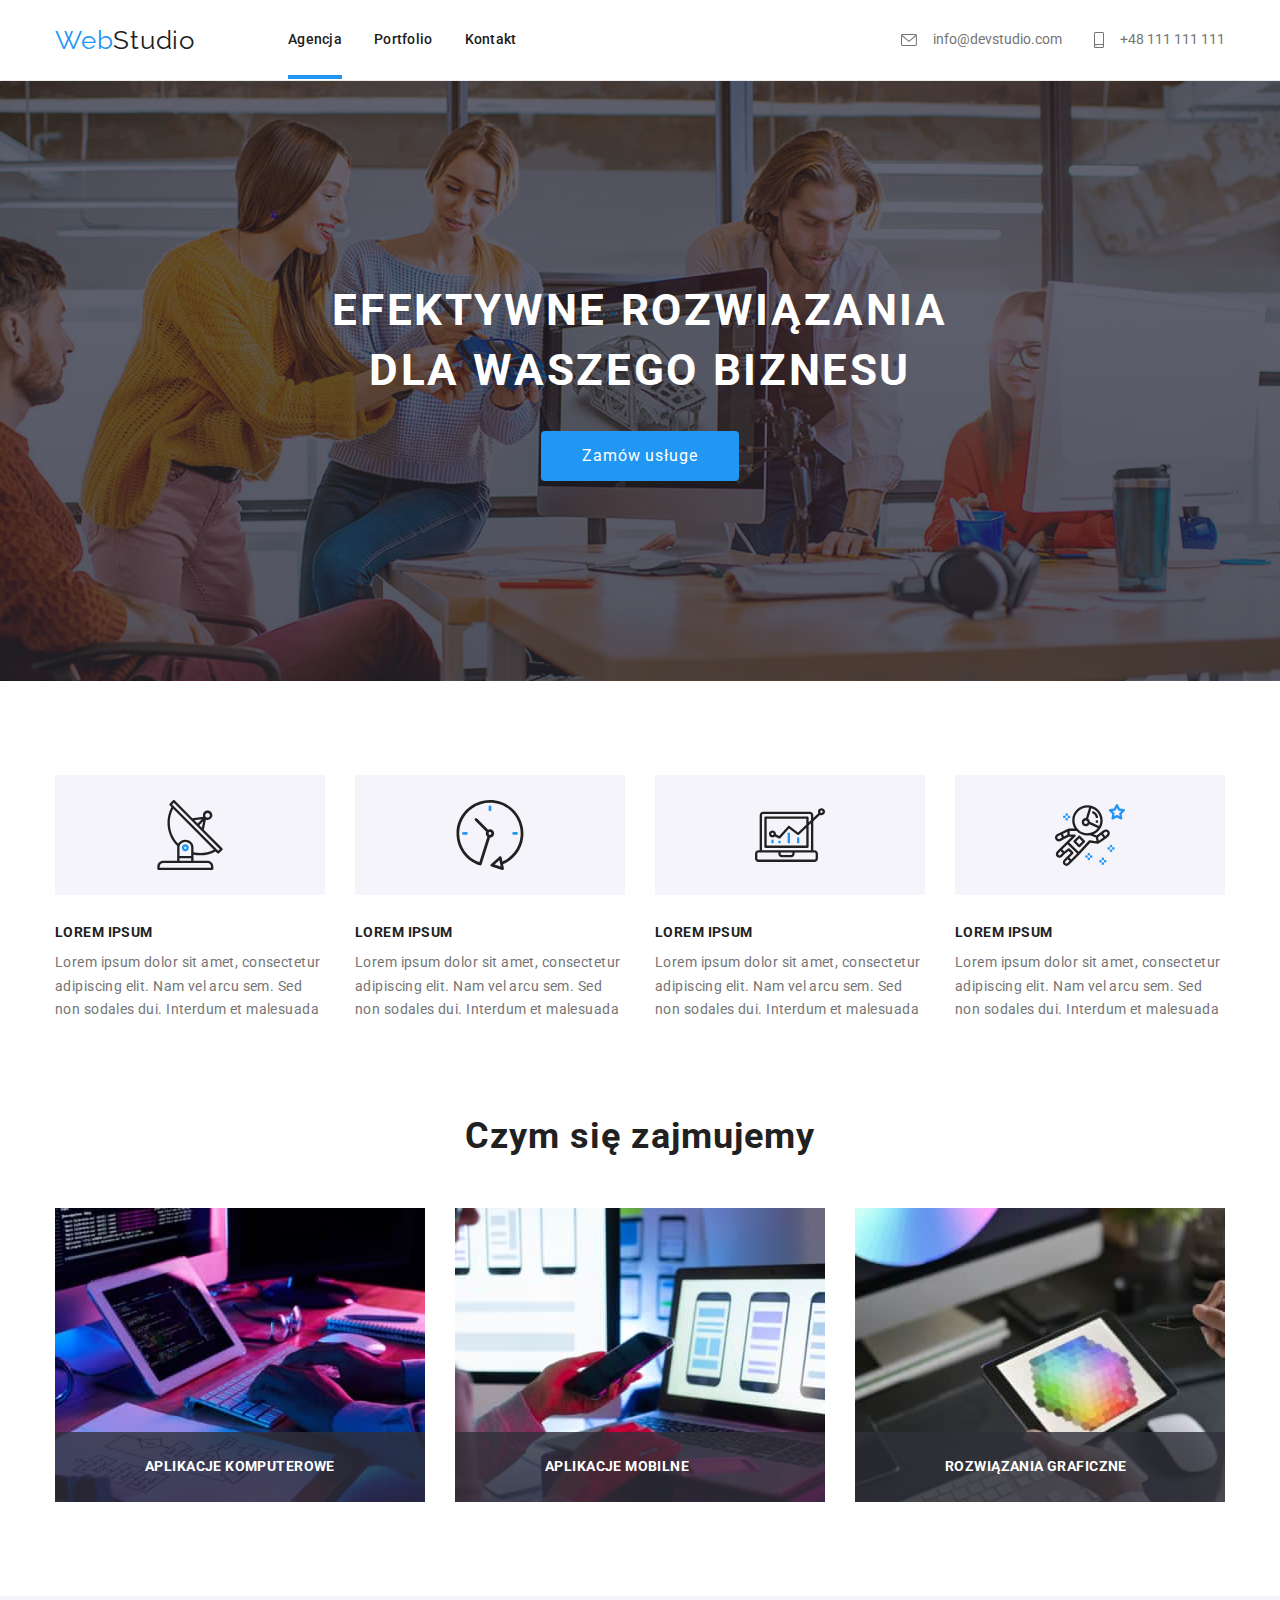
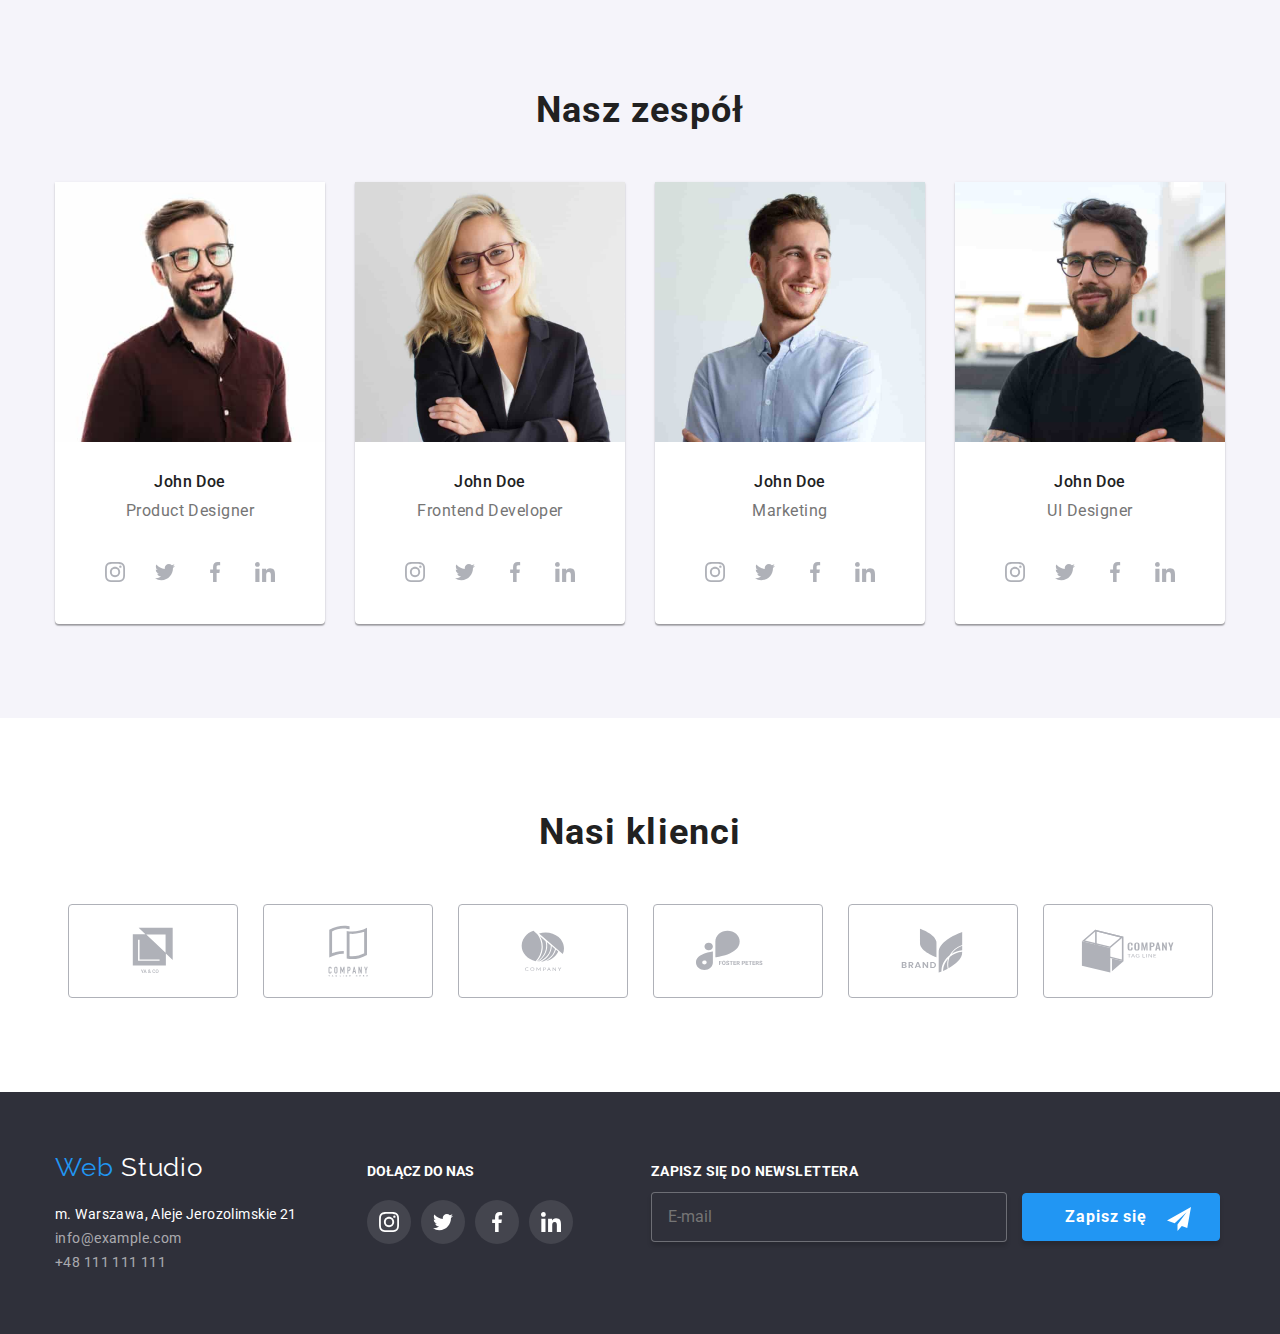
<file: index.html>
<!DOCTYPE html>
<html lang="pl">
  <head>
    <meta charset="UTF-8" />
    <meta http-equiv="X-UA-Compatible" content="IE=edge" />
    <meta name="viewport" content="width=device-width, initial-scale=1.0" />
    <link
      rel="stylesheet"
      href="https://cdnjs.cloudflare.com/ajax/libs/modern-normalize/1.1.0/modern-normalize.min.css"
    />
    <link href="./css/styles.css" rel="stylesheet" />
    <link rel="preconnect" href="https://fonts.googleapis.com" />
    <link rel="preconnect" href="https://fonts.gstatic.com" crossorigin />
    <link
      href="https://fonts.googleapis.com/css2?family=Raleway:wght@700&family=Roboto:wght@400;500;700;900&display=swap"
      rel="stylesheet"
    />
    <title>WebStudio</title>
  </head>
  <body>
    <header class="header">
      <div class="container">
        <div class="header-index">
          <nav class="nav">
            <a class="logo-link" href="index.html"
              ><span class="logo"
                ><span class="logo-web">Web</span>Studio</span
              ></a
            >
            <ul class="header-navigation-section">
              <li>
                <a class="header-navigation agencja" href="index.html"
                  >Agencja</a
                >
              </li>
              <li>
                <a class="header-navigation" href="portfolio.html">Portfolio</a>
              </li>
              <li><a class="header-navigation" href="#">Kontakt</a></li>
            </ul>
          </nav>
          <ul class="top-mail-tel">
            <li>
              <a class="top-mail-tel-mail" href="mailto:info@devstudio.com">
                <svg class="icon-mail" width="16" height="12">
                  <use href="./images/icons.svg#icon-envelope"></use>
                </svg>
                info@devstudio.com</a
              >
            </li>
            <li>
              <a class="top-mail-tel-tel" href="tel:+48111111111">
                <svg class="icon-mail" width="10" height="16">
                  <use href="./images/icons.svg#icon-smartphone-2"></use>
                </svg>
                +48 111 111 111</a
              >
            </li>
          </ul>
        </div>
      </div>
    </header>
    <main>
      <section class="title-background">
        <div class="container">
          <h1 class="main-title">EFEKTYWNE ROZWIĄZANIA DLA WASZEGO BIZNESU</h1>
          <button class="modal-btn" type="button" data-modal-open>
            Zamów usługe
          </button>
        </div>
      </section>
      <section>
        <div class="container">
          <ul class="description">
            <!-- <h2>Opis</h2> -->
            <li class="third-title">
              <svg class="icons" width="70" height="70">
                <use href="./images/icons.svg#icon-antenna-1"></use>
              </svg>
              <h3>LOREM IPSUM</h3>
              <p class="description-text">
                Lorem ipsum dolor sit amet, consectetur adipiscing elit. Nam vel
                arcu sem. Sed non sodales dui. Interdum et malesuada
              </p>
            </li>
            <li class="third-title">
              <svg class="icons" width="70" height="70">
                <use href="./images/icons.svg#icon-clock-1"></use>
              </svg>
              <h3>LOREM IPSUM</h3>
              <p class="description-text">
                Lorem ipsum dolor sit amet, consectetur adipiscing elit. Nam vel
                arcu sem. Sed non sodales dui. Interdum et malesuada
              </p>
            </li>
            <li class="third-title">
              <svg class="icons" width="70" height="70">
                <use href="./images/icons.svg#icon-diagram-1"></use>
              </svg>
              <h3>LOREM IPSUM</h3>
              <p class="description-text">
                Lorem ipsum dolor sit amet, consectetur adipiscing elit. Nam vel
                arcu sem. Sed non sodales dui. Interdum et malesuada
              </p>
            </li>
            <li class="third-title">
              <svg class="icons" width="70" height="70">
                <use href="./images/icons.svg#icon-astronaut-1"></use>
              </svg>
              <h3>LOREM IPSUM</h3>
              <p class="description-text">
                Lorem ipsum dolor sit amet, consectetur adipiscing elit. Nam vel
                arcu sem. Sed non sodales dui. Interdum et malesuada
              </p>
            </li>
          </ul>
        </div>
      </section>
      <section class="container">
        <h2 class="secondary-title">Czym się zajmujemy</h2>
        <ul class="container-images">
          <li>
            <h3 class="container-description">APLIKACJE KOMPUTEROWE</h3>
            <img
              class="container-image"
              src="images/img_1.jpg"
              alt="kartka z mapą procesu, mezczyna piszacy na klawiaturze,tablet, monitor"
              width="370"
              height="294"
            />
          </li>
          <li>
            <h3 class="container-description">APLIKACJE MOBILNE</h3>
            <img
              class="container-image"
              src="images/img_2.jpg"
              alt="kobieta trzymajaca smartfon, laptop"
              width="370"
              height="294"
            />
          </li>
          <li>
            <h3 class="container-description">ROZWIĄZANIA GRAFICZNE</h3>
            <img
             title class="container-image"
              src="images/img_3.jpg"
              alt="wybór kolorów na tablecie"
              width="370"
              height="294"
            />
          </li>
        </ul>
      </section>
      <section class="our-team-section">
        <div class="container">
          <h2 class="secondary-title">Nasz zespół</h2>
          <ul class="container-our-team">
            <li class="our-team-frame">
              <img
                src="images/img_4.jpg"
                alt="John Doe"
                width="270"
                height="260"
              />
              <h3 class="our-team">John Doe</h3>
              <p class="position">Product Designer</p>
              <ul class="social-list">
                <li>
                  <a
                    class="social-list-link"
                    href="https://www.instagram.com/"
                    target="_blank"
                    rel="nofollow noopener noreferrer"
                  >
                    <svg class="social-icon" width="20" height="20">
                      <use
                        href="./images/icons.svg#icon-instagram-2"
                      ></use></svg></a>
                </li>
                <li>
                  <a
                    class="social-list-link"
                    href="https://twitter.com/"
                    target="_blank"
                    rel="nofollow noopener noreferrer"
                    ><svg class="social-icon" width="20" height="20">
                      <use href="./images/icons.svg#icon-twitter-1"></use></svg></a>
                </li>
                <li>
                  <a
                    class="social-list-link"
                    href="https://www.facebook.com/"
                    target="_blank"
                    rel="nofollow noopener noreferrer"
                    ><svg class="social-icon" width="20" height="20">
                      <use href="./images/icons.svg#icon-facebook-1"></use></svg></a>
                </li>
                <li>
                  <a
                    class="social-list-link"
                    href="https://www.linkedin.com/"
                    target="_blank"
                    rel="nofollow noopener noreferrer"
                    ><svg class="social-icon" width="20" height="20">
                      <use href="./images/icons.svg#icon-linkedin-1"></use></svg></a>
                </li>
              </ul>
            </li>
            <li class="our-team-frame">
              <img
                src="images/img_5.jpg"
                alt="John Doe"
                width="270"
                height="260"
              />
              <h3 class="our-team">John Doe</h3>
              <p class="position">Frontend Developer</p>
              <ul class="social-list">
                <li>
                  <a
                    class="social-list-link"
                    href="https://www.instagram.com/"
                    target="_blank"
                    rel="nofollow noopener noreferrer"
                  >
                    <svg class="social-icon" width="20" height="20">
                      <use
                        href="./images/icons.svg#icon-instagram-2"
                      ></use></svg></a>
                </li>
                <li>
                  <a
                    class="social-list-link"
                    href="https://twitter.com/"
                    target="_blank"
                    rel="nofollow noopener noreferrer"
                    ><svg class="social-icon" width="20" height="20">
                      <use href="./images/icons.svg#icon-twitter-1"></use></svg                  ></a>
                </li>
                <li>
                  <a
                    class="social-list-link"
                    href="https://www.facebook.com/"
                    target="_blank"
                    rel="nofollow noopener noreferrer"
                    ><svg class="social-icon" width="20" height="20">
                      <use href="./images/icons.svg#icon-facebook-1"></use></svg                  ></a>
                </li>
                <li>
                  <a
                    class="social-list-link"
                    href="https://www.linkedin.com/"
                    target="_blank"
                    rel="nofollow noopener noreferrer"
                    ><svg class="social-icon" width="20" height="20">
                      <use href="./images/icons.svg#icon-linkedin-1"></use></svg                  ></a>
                </li>
              </ul>
            </li>
            <li class="our-team-frame">
              <img
                src="images/img_6.jpg"
                alt="John Doe"
                width="270"
                height="260"
              />
              <h3 class="our-team">John Doe</h3>
              <p class="position">Marketing</p>
              <ul class="social-list">
                <li>
                  <a
                    class="social-list-link"
                    href="https://www.instagram.com/"
                    target="_blank"
                    rel="nofollow noopener noreferrer"
                  >
                    <svg class="social-icon" width="20" height="20">
                      <use
                        href="./images/icons.svg#icon-instagram-2"
                      ></use></svg                  ></a>
                </li>
                <li>
                  <a
                    class="social-list-link"
                    href="https://twitter.com/"
                    target="_blank"
                    rel="nofollow noopener noreferrer"
                    ><svg class="social-icon" width="20" height="20">
                      <use href="./images/icons.svg#icon-twitter-1"></use></svg                  ></a>
                </li>
                <li>
                  <a
                    class="social-list-link"
                    href="https://www.facebook.com/"
                    target="_blank"
                    rel="nofollow noopener noreferrer"
                    ><svg class="social-icon" width="20" height="20">
                      <use href="./images/icons.svg#icon-facebook-1"></use></svg                  ></a>
                </li>
                <li>
                  <a
                    class="social-list-link"
                    href="https://www.linkedin.com/"
                    target="_blank"
                    rel="nofollow noopener noreferrer"
                    ><svg class="social-icon" width="20" height="20">
                      <use href="./images/icons.svg#icon-linkedin-1"></use></svg                  ></a>
                </li>
              </ul>
            </li>
            <li class="our-team-frame">
              <img
                src="images/img_7.jpg"
                alt="John Doe"
                width="270"
                height="260"
              />
              <h3 class="our-team">John Doe</h3>
              <p class="position">UI Designer</p>
              <ul class="social-list">
                <li>
                  <a
                    class="social-list-link"
                    href="https://www.instagram.com/"
                    target="_blank"
                    rel="nofollow noopener noreferrer"
                  >
                    <svg class="social-icon" width="20" height="20">
                      <use
                        href="./images/icons.svg#icon-instagram-2"
                      ></use></svg                  ></a>
                </li>
                <li>
                  <a
                    class="social-list-link"
                    href="https://twitter.com/"
                    target="_blank"
                    rel="nofollow noopener noreferrer"
                    ><svg class="social-icon" width="20" height="20">
                      <use href="./images/icons.svg#icon-twitter-1"></use></svg                  ></a>
                </li>
                <li>
                  <a
                    class="social-list-link"
                    href="https://www.facebook.com/"
                    target="_blank"
                    rel="nofollow noopener noreferrer"
                    ><svg class="social-icon" width="20" height="20">
                      <use href="./images/icons.svg#icon-facebook-1"></use></svg                  ></a>
                </li>
                <li>
                  <a
                    class="social-list-link"
                    href="https://www.linkedin.com/"
                    target="_blank"
                    rel="nofollow noopener noreferrer"
                    ><svg class="social-icon" width="20" height="20">
                      <use href="./images/icons.svg#icon-linkedin-1"></use></svg                  ></a>
                </li>
              </ul>
            </li>
          </ul>
        </div>
      </section>
      <section class="our-clients-section">
        <div class="container">
          <h2 class="secondary-title">Nasi klienci</h2>
          <ul class="our-clients">
            <li class="our-clients-icon">
              <a href="#" class="client-icon-link">
                <svg class="client-icon-svg" width="41" height="46.7">
                  <use href="./images/icons.svg#icon-group-2"></use></svg              ></a>
            </li>
            <li class="our-clients-icon">
              <a href="#" class="client-icon-link"
                ><svg class="client-icon-svg" width="40" height="52">
                  <use href="./images/icons.svg#icon-group-3"></use></svg              ></a>
            </li>
            <li class="our-clients-icon">
              <a href="#" class="client-icon-link"
                ><svg class="client-icon-svg" width="43.46" height="41.18">
                  <use href="./images/icons.svg#icon-group-4"></use></svg              ></a>
            </li>
            <li class="our-clients-icon">
              <a href="#" class="client-icon-link"
                ><svg class="client-icon-svg" width="84.44" height="40.62">
                  <use href="./images/icons.svg#icon-group-5"></use></svg              ></a>
            </li>
            <li class="our-clients-icon">
              <a href="#" class="client-icon-link"
                ><svg class="client-icon-svg" width="62.54" height="45.43">
                  <use href="./images/icons.svg#icon-group-6"></use></svg              ></a>
            </li>
            <li class="our-clients-icon">
              <a href="#" class="client-icon-link"
                ><svg class="client-icon-svg" width="93.79" height="43.93">
                  <use href="./images/icons.svg#icon-group-7"></use></svg              ></a>
            </li>
          </ul>
        </div>
      </section>
    </main>
    <footer class="footer-background">
      <div class="container">
        <div class="footer-box">
          <div class="logo-address">
            <a class="logo-link" href="index.html">
              <span class="logo">
                <span class="logo-web">Web</span>
                <span class="logo-studio">Studio</span>
              </span>
            </a>
            <address>
              m. Warszawa, Aleje Jerozolimskie 21
              <ul class="bottom-mail-tel">
                <li>
                  <a class="bottom-mail-tel" href="mailto:info@example.com"
                    >info@example.com</a
                  >
                </li>
                <li>
                  <a class="bottom-mail-tel" href="tel:+48111111111"
                    >+48 111 111 111</a
                  >
                </li>
              </ul>
            </address>
          </div>
          <div class="join-us">
            <h3>DOŁĄCZ DO NAS</h3>
            <ul class="social-icons">
              <li>
                <a class="social-icons-bg" href="https://www.instagram.com/" target="_blank" rel="nofollow noopener noreferrer">
                  <svg class="social-icons-footer">
                    <use href="./images/icons.svg#icon-instagram-2">
                      </use></svg></a>
              </li>
              <li>
                <a class="social-icons-bg"href="https://twitter.com/" target="_blank" rel="nofollow noopener noreferrer">
                  <svg class="social-icons-footer">
                    <use href="./images/icons.svg#icon-twitter-1">
                      </use></svg></a>
              </li>
              <li>
                <a class="social-icons-bg" href="https://www.facebook.com/" target="_blank" rel="nofollow noopener noreferrer">
                  <svg class="social-icons-footer">
                    <use href="./images/icons.svg#icon-facebook-1">
                      </use></svg></a>
              </li>
              <li>
                <a class="social-icons-bg" href="https://www.linkedin.com/" target="_blank" rel="nofollow noopener noreferrer">
                  <svg class="social-icons-footer">
                    <use href="./images/icons.svg#icon-linkedin-1">
                      </use></svg></a>
              </li>
            </ul>
          </div>
          <div class="newsletter">
            <form name="signup__form" autocomplete="on">
              <label>
                <div class="signup__title">ZAPISZ SIĘ DO NEWSLETTERA</div>
                <input
                  class="input-email"
                  type="email"
                  name="email"
                  placeholder="E-mail"
                />
              </label>
              <button class="submit-btn" type="submit">
                Zapisz się
                <svg class="icon-forms" width="24" height="24">
                  <use href="./images/icons.svg#icon-send"></use>
                </svg>
              </button>
            </form>
          </div>
        </div>
      </div>
    </footer>

    <!-- ==== modal ============ -->

    <div class="backdrop is-hidden" data-modal>
      <div class="modal">
        <div class="modal-content">
          <button class="close-btn" type="button" data-modal-close>
            <svg class="close-btn-icon" width="18" height="18">
              <use href="./images/icons.svg#icon-close-black"></use>
            </svg>
          </button>

          <strong class="modal-title"
            >Zostaw swoje dane w formularzu poniżej</strong
          >

          <form name="modal-group">
            <label class="modal-label">
              <span class="modal-label-title">Imię</span>
              <svg class="modal-icon" width="18" height="18">
                <use href="./images/icons.svg#icon-person-black"></use>
              </svg>
              <input
                class="modal-inputs"
                type="text"
                name="name"
                required
                minlength="2"
              />
            </label>
            <label class="modal-label">
              <span class="modal-label-title">Telefon</span>
              <svg class="modal-icon" width="18" height="18">
                <use href="./images/icons.svg#icon-phone-black"></use>
              </svg>
              <input
              class="modal-inputs"
              type="tel"
              name="tel"
              required
               />
            </label>
            <label class="modal-label">
              <span class="modal-label-title">Email</span>
              <svg class="modal-icon" width="18" height="18">
                <use href="./images/icons.svg#icon-email-black"></use>
              </svg>
              <input
                class="modal-inputs"
                type="email"
                name="email"
                required
               />
            </label>
            <label class="modal-label">
            <span class="modal-label-title">Komentarz</span>
              <textarea
                class="modal-textarea"
                type="text"
                name="comment"
                rows="5"
                placeholder="Wprowadź tekst"
              ></textarea>
            </label>
            <label class="checkbox-group">
              <input
                class="checkbox-input"
                type="checkbox"
                name="checkbox"
                value="consent"
                required
              />
              <span class="checkbox-settings">
                <svg class="icon-check-off" width="16" height="15">
                  <use href="./images/icons.svg#icon-vector"></use>
                </svg>
                <svg class="icon-check-on" width="16" height="15">
                  <use href="./images/icons.svg#icon-check"></use>
                </svg>
              </span>
              <span class="checbox-title">
                Oświadczam, iż akceptuję 
              </span>
                <a class="checkbox-link" href="#">
                  <span> Regulamin </span> </a>
                <span> i </span>
                <a class="checkbox-link" href="#"> Politykę prywatności.</a>
              </span>
            </label>
            <button class="submit-modal-btn" type="submit">Wyślij</button>
          </form>
        </div>
      </div>
    </div>
    <script src="./js/modal.js"></script>
  </body>
</html>
</file>
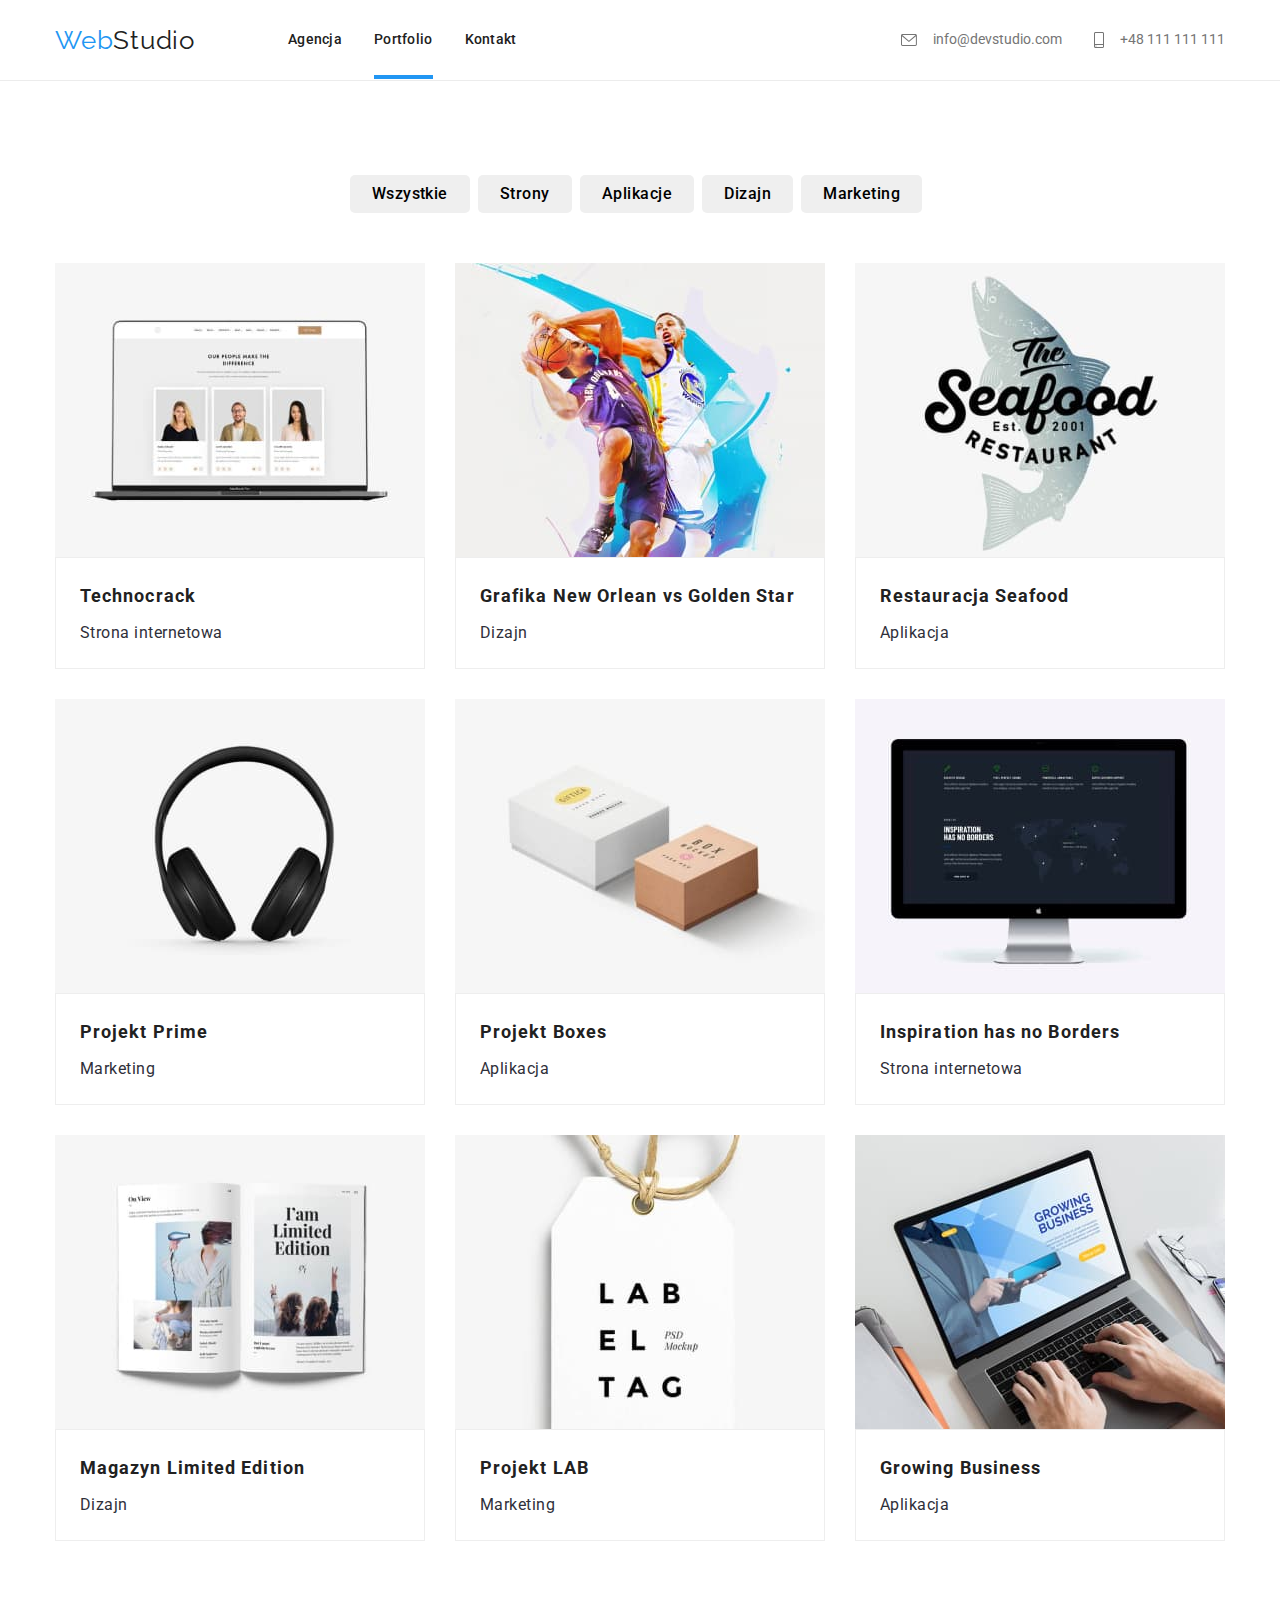
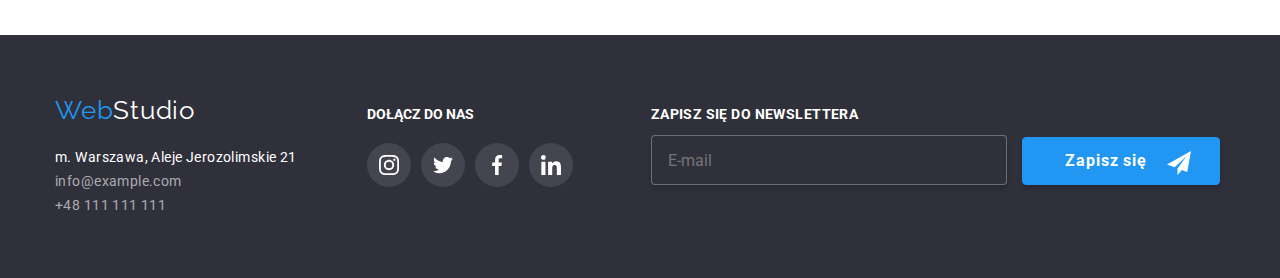
<file: portfolio.html>
<!DOCTYPE html>
<html lang="pl">
  <head>
    <meta charset="UTF-8" />
    <meta http-equiv="X-UA-Compatible" content="IE=edge" />
    <meta name="viewport" content="width=device-width, initial-scale=1.0" />
    <link
      rel="stylesheet"
      href="https://cdnjs.cloudflare.com/ajax/libs/modern-normalize/1.1.0/modern-normalize.min.css"
    />
    <link href="./css/styles.css" rel="stylesheet" />
    <link rel="preconnect" href="https://fonts.googleapis.com" />
    <link rel="preconnect" href="https://fonts.gstatic.com" crossorigin />
    <link
      href="https://fonts.googleapis.com/css2?family=Raleway:wght@700&family=Roboto:wght@400;500;700;900&display=swap"
      rel="stylesheet"
    />
    <title>Portfolio</title>
  </head>
  <body>
    <header class="header">
      <section class="container">
        <div class="header-index">
          <nav class="nav">
            <a class="logo-link" href="index.html"
              ><span class="logo"
                ><span class="logo-web">Web</span>Studio</span
              ></a
            >
            <ul class="header-navigation-section">
              <li>
                <a class="header-navigation" href="index.html">Agencja</a>
              </li>
              <li>
                <a class="header-navigation portfolio" href="portfolio.html">Portfolio</a>
              </li>
              <li><a class="header-navigation" href="#">Kontakt</a></li>
            </ul>
          </nav>
          <ul class="top-mail-tel">
            <li>
              <a class="top-mail-tel-mail" href="mailto:info@devstudio.com">
                <svg class="icon-mail" width="16" height="12">
                  <use 
                  href="./images/icons.svg#icon-envelope"></use>
                </svg>
                info@devstudio.com</a
              >
            </li>
            <li>
              <a class="top-mail-tel-tel" href="tel:+48111111111">
                <svg class="icon-mail" width="10" height="16">
                  <use href="./images/icons.svg#icon-smartphone-2"></use>
                </svg>
                +48 111 111 111</a
              >
            </li>
          </ul>
        </div>
      </section>
    </header>
    <main>
      <section>
        <div class="container">
          <ul class="buttons">
            <li><button type="button" class="button">Wszystkie</button></li>
            <li><button type="button" class="button">Strony</button></li>
            <li><button type="button" class="button">Aplikacje</button></li>
            <li><button type="button" class="button">Dizajn</button></li>
            <li><button type="button" class="button">Marketing</button></li>
          </ul>
        </div>
      </section>
      <section>
        <div class="container">
          <!-- <h2>Portfolio</h2> -->
          <ul class="portfolio-cards">
            <li class="portfolio-card">
              <div class="box">
                <img
                src="./images/img_8.jpg"
                alt="strona internetowa na laptopie"
                width="370"
                height="294"
                />
                <div class="overlay">
              <p>Technocrack jest popularną platformą wykorzystywaną do rozpowszechniania koronawirusa. Firmy wykorzystują tę platformę do celów szpiegowskich i ataków na niezabezpieczone serwery konkurencji</p>    
            </div></div>              
              <div class="portfolio-item">
                <h3 class="portfolio-title">Technocrack</h3>
                <p class="portfolio-type">Strona internetowa</p>
              </div>
            </li>
            <li class="portfolio-card">
              <div class="box">
                <img
                src="./images/img_9.jpg"
                alt="Grafika Koszykarze"
                width="370"
                height="294"
              />
              <div class="overlay">
                <p>Technocrack jest popularną platformą wykorzystywaną do rozpowszechniania koronawirusa. Firmy wykorzystują tę platformę do celów szpiegowskich i ataków na niezabezpieczone serwery konkurencji</p>    
              </div></div>              
              <div class="portfolio-item">
                <h3 class="portfolio-title">
                  Grafika New Orlean vs Golden Star
                </h3>
                <p class="portfolio-type">Dizajn</p>
              </div>
            </li>
            <li class="portfolio-card">
              <div class="box">
              <img
                src="./images/img_10.jpg"
                alt="Logo restauracji seafood"
                width="370"
                height="294"
              />
              <div class="overlay">
                <p>Technocrack jest popularną platformą wykorzystywaną do rozpowszechniania koronawirusa. Firmy wykorzystują tę platformę do celów szpiegowskich i ataków na niezabezpieczone serwery konkurencji</p>    
              </div></div>              
              <div class="portfolio-item">
                <h3 class="portfolio-title">Restauracja Seafood</h3>
                <p class="portfolio-type">Aplikacja</p>
              </div>
            </li>
            <li class="portfolio-card">
              <div class="box">
              <img
                src="./images/img_11.jpg"
                alt="Słuchawki na głowę"
                width="370"
                height="294"
              />
              <div class="overlay">
                <p>Technocrack jest popularną platformą wykorzystywaną do rozpowszechniania koronawirusa. Firmy wykorzystują tę platformę do celów szpiegowskich i ataków na niezabezpieczone serwery konkurencji</p>    
              </div></div>              
              <div class="portfolio-item">
                <h3 class="portfolio-title">Projekt Prime</h3>
                <p class="portfolio-type">Marketing</p>
              </div>
            </li>
            <li class="portfolio-card">
              <div class="box">
              <img
                src="./images/img_12.jpg"
                alt="Pudełeczka"
                width="370"
                height="294"
              />
              <div class="overlay">
                <p>Technocrack jest popularną platformą wykorzystywaną do rozpowszechniania koronawirusa. Firmy wykorzystują tę platformę do celów szpiegowskich i ataków na niezabezpieczone serwery konkurencji</p>    
              </div></div>              
              <div class="portfolio-item">
                <h3 class="portfolio-title">Projekt Boxes</h3>
                <p class="portfolio-type">Aplikacja</p>
              </div>
            </li>
            <li class="portfolio-card">
              <div class="box">
              <img
                src="./images/img_13.jpg"
                alt="Monitor"
                width="370"
                height="294"
              />
              <div class="overlay">
                <p>Technocrack jest popularną platformą wykorzystywaną do rozpowszechniania koronawirusa. Firmy wykorzystują tę platformę do celów szpiegowskich i ataków na niezabezpieczone serwery konkurencji</p>    
              </div></div>              
              <div class="portfolio-item">
                <h3 class="portfolio-title">Inspiration has no Borders</h3>
                <p class="portfolio-type">Strona internetowa</p>
              </div>
            </li>
            <li class="portfolio-card">
              <div class="box">
              <img
                src="./images/img_14.jpg"
                alt="Czasopismo"
                width="370"
                height="294"
              />
              <div class="overlay">
                <p>Technocrack jest popularną platformą wykorzystywaną do rozpowszechniania koronawirusa. Firmy wykorzystują tę platformę do celów szpiegowskich i ataków na niezabezpieczone serwery konkurencji</p>    
              </div></div>              
              <div class="portfolio-item">
                <h3 class="portfolio-title">Magazyn Limited Edition</h3>
                <p class="portfolio-type">Dizajn</p>
              </div>
            </li>
            <li class="portfolio-card">
              <div class="box">
              <img
                src="./images/img_15.jpg"
                alt="Zawieszka"
                width="370"
                height="294"
              />
              <div class="overlay">
                <p>Technocrack jest popularną platformą wykorzystywaną do rozpowszechniania koronawirusa. Firmy wykorzystują tę platformę do celów szpiegowskich i ataków na niezabezpieczone serwery konkurencji</p>    
              </div></div>              
              <div class="portfolio-item">
                <h3 class="portfolio-title">Projekt LAB</h3>
                <p class="portfolio-type">Marketing</p>
              </div>
            </li>
            <li class="portfolio-card">
              <div class="box">
              <img
                src="./images/img_16.jpg"
                alt="Laptop ze storną rosnący biznes"
                width="370"
                height="294"
              />
              <div class="overlay">
                <p>Technocrack jest popularną platformą wykorzystywaną do rozpowszechniania koronawirusa. Firmy wykorzystują tę platformę do celów szpiegowskich i ataków na niezabezpieczone serwery konkurencji</p>    
              </div></div>              
              <div class="portfolio-item">
                <h3 class="portfolio-title">Growing Business</h3>
                <p class="portfolio-type">Aplikacja</p>
              </div>
            </li>
          </ul>
        </div>
      </section>
    </main>
    <footer class="footer-background">
      <div class="container">
        <div class="footer-box">
          <div class="logo-address">
        <a class="logo-link" href="index.html">
          <span class="logo">
            <span class="logo-web">Web</span
            ><span class="logo-studio">Studio</span>
          </span>
        </a>
        <address>
          m. Warszawa, Aleje Jerozolimskie 21
          <ul class="bottom-mail-tel">
            <li>
              <a class="bottom-mail-tel" href="mailto:info@example.com"
                >info@example.com</a
              >
            </li>
            <li>
              <a class="bottom-mail-tel" href="tel:+48111111111"
                >+48 111 111 111</a
              >
            </li>
          </ul>
        </address>
      </div>
      <div class="join-us">
        <h3>DOŁĄCZ DO NAS</h3>
        <ul class="social-icons">
          <li>
            <a class="social-icons-bg" href="#">
              <svg class="social-icons-footer">
                <use
                 href="./images/icons.svg#icon-instagram-2"
                ></use></svg></a>
              </li>
              <li>
                <a class="social-icons-bg" href="#">
                  <svg class="social-icons-footer">
                    <use
                  href="./images/icons.svg#icon-twitter-1"
                    ></use></svg></a>
                  </li>
                  <li>
                    <a class="social-icons-bg" href="#">
                      <svg class="social-icons-footer">
                        <use
                  href="./images/icons.svg#icon-facebook-1"
                        ></use></svg></a>
                      </li>
              <li>
                <a class="social-icons-bg" href="#">
                  <svg class="social-icons-footer">
                    <use
                  href="./images/icons.svg#icon-linkedin-1"
                    ></use></svg></a>
                </li>
              </ul>
            </div>
            <div class="newsletter">
             <form name="signup__form" autocomplete="on" validate>
               <label>
                 <h2 class="signup__title">ZAPISZ SIĘ DO NEWSLETTERA</h2>
                 <input
                   class="input-email"
                   type="email"
                   name="email"
                   placeholder="E-mail"
                 />
               </label>
               <button class="submit-btn" type="submit">
                 Zapisz się
                 <svg class="icon-forms" width="24" height="24">
                   <use href="./images/icons.svg#icon-send"></use>
                 </svg>
               </button>
             </form>
           </div>
          </div>
         </div>
    </footer>
  </body>
</html>
</file>
<file: css/styles.css>
:root {
  --font-color: #212121;
  --background-color: #e5e5e5;
  --selection-color: #2196f3;
  --secondary-font-color: #757575;
  --secondary-bacground-color: #2f303a;
  --third-bacground-color: #f5f4fa;
  --icon-color: #afb1b8;
  --white-color: #ffffff;
}
*,
*::before,
*::after {
  box-sizing: border-box;
  margin: 0;
  padding: 0;
}

body {
  font-family: "Roboto", sans-serif;
  color: var(--font-color);
  line-height: 1.14;
}
.container {
  margin: 0 auto;
  width: 100%;
  max-width: 1200px;
  padding: 0 15px;
}

h1,
h2,
h3,
button {
  margin: auto;
}
ul {
  padding-inline-start: 0;
}
.nav {
  display: flex;
  align-items: center;
}

.header {
  border-bottom: 1px solid #ececec;
}
.header-index {
  display: flex;
  margin-bottom: 0;
  text-decoration-line: none;
  align-items: center;
  justify-content: space-between;
}

.logo-link {
  text-decoration: none;
  margin-right: 93px;
}

.logo {
  font-family: "Raleway", sans-serif;
  width: 145px;
  height: 31px;
  color: var(--font-color);
  text-decoration: none;
  font-size: 26px;
  line-height: 1.19;
  letter-spacing: 0.03em;
}

.logo-web {
  color: var(--selection-color);
}
.logo-studio {
  color: var(--white-color);
}
.logo:hover,
.logo:focus,
.logo:visited {
  text-decoration-color: var(--selection-color);
}

.header-navigation-section {
  display: flex;
  justify-content: space-between;
  font-weight: 500;
  font-size: 14px;
  letter-spacing: 0.02em;
  color: var(--font-color);
  text-decoration: none;
  list-style-type: none;
  padding-block: 32px;
  gap: 2rem;
}
.header-navigation {
  letter-spacing: 0.02em;
  color: var(--font-color);
  text-decoration: none;
  list-style-type: none;
  /* display: flex; */
  justify-content: space-around;
  transition-property: color;
  transition-duration: 250ms;
  transition-timing-function: cubic-bezier(0.4, 0, 0.2, 1);
}

.header-navigation > ul {
  margin-left: 93px;
}

.header-navigation:hover,
.header-navigation:focus {
  color: var(--selection-color);
}

.agencja,
.portfolio {
  position: relative;
}
.agencja::after,
.portfolio::after {
  content: "";
  position: absolute;
  width: 100%;
  height: 4px;
  background-color: var(--selection-color);
  bottom: -32px;
  left: 0;
}

.icon-mail {
  fill: var(--secondary-font-color);
  text-decoration: none;
}

.top-mail-tel {
  color: var(--secondary-font-color);
  list-style: none;
  display: flex;
  font-size: 14px;
  gap: 2rem;
}

.top-mail-tel-tel,
.top-mail-tel-mail {
  display: flex;
  text-decoration: none;
  color: var(--secondary-font-color);
  gap: 1rem;
  align-items: center;
  transition-property: color, stroke;
  transition-duration: 250ms;
  transition-timing-function: cubic-bezier(0.4, 0, 0.2, 1);
}

.top-mail-tel-tel:hover,
.top-mail-tel-mail:hover,
.top-mail-tel-mail:focus,
.top-mail-tel-tel:focus {
  color: var(--selection-color);
}
.top-mail-tel-tel:hover svg,
.top-mail-tel-mail:hover svg,
.top-mail-tel-mail:focus svg,
.top-mail-tel-tel:focus svg {
  fill: var(--selection-color);
}
.title-background {
  background-image: linear-gradient(
      rgba(47, 48, 58, 0.4),
      rgba(47, 48, 58, 0.6)
    ),
    url("./../images/img_tytul.jpg");
  background-size: cover;
  background-position: center;
  font-family: roboto;
  color: var(--white-color);
  font-weight: 900;
  width: 100%;
  height: 100%;
  max-width: 1600px;
  padding-top: 200px;
  padding-bottom: 200px;
  margin-bottom: 94px;
  margin-inline: auto;
}

.main-title {
  display: flex;
  font-size: 44px;
  line-height: 1.36;
  letter-spacing: 0.06em;
  text-transform: uppercase;
  color: var(--white-color);
  text-align: center;
  flex-wrap: wrap;
  max-width: 696px;
  margin-bottom: 30px;
}

.modal-btn {
  font-family: inherit;
  background: var(--selection-color);
  font-size: 16px;
  line-height: 1.875;
  letter-spacing: 0.06em;
  color: var(--white-color);
  display: flex;
  align-items: center;
  justify-content: center;
  border-radius: 4px;
  border: none;
  padding: 10px 41px;
  cursor: pointer;
}

.description {
  display: flex;
  gap: 30px;
  padding: 0;
  margin-bottom: 94px;
  list-style: none;
}

.icons {
  all: unset;
  display: flex;
  justify-content: center;
  background-color: var(--third-bacground-color);
  padding: 25px 100px;
  margin-bottom: 30px;
}

.description-text {
  text-transform: none;
  width: 270px;
  font-size: 14px;
  line-height: 1.71;
  letter-spacing: 0.03em;
  color: var(--secondary-font-color);
}
/* ======== What do we do? ================== */
.secondary-title {
  display: flex;
  font-size: 36px;
  line-height: 1.16;
  letter-spacing: 0.03em;
  justify-content: center;
  margin-bottom: 50px;
}

.container-description {
  position: absolute;
  bottom: 0;
  margin: 0;
  color: var(--white-color);
  font-size: 14px;
  letter-spacing: 0.03em;
  line-height: 1.14;
  text-transform: uppercase;
  height: 70px;
  width: 370px;
  padding: 27px 90px;
  background-color: rgba(47, 48, 58, 0.8);
}

.container-image {
  display: block;
}

.container-images {
  position: relative;
  display: flex;
  gap: 30px;
  list-style: none;
  margin-bottom: 94px;
}
/* ================= Our team ssecion========== */
.our-team-section h2.secondary-title {
  padding-top: 94px;
}
.third-title {
  flex-basis: calc((100% - 30px) / 4);
  font-size: 14px;
  letter-spacing: 0.03em;
  text-transform: uppercase;
}
.third-title > h3 {
  font-size: 14px;
  margin-bottom: 10px;
}

.our-team-section {
  background-color: var(--third-bacground-color);
  width: 100%;
  padding-bottom: 94px;
  margin-bottom: 94px;
}
.container-our-team {
  display: flex;
  gap: 30px;
  list-style: none;
}
.our-team {
  font-style: normal;
  font-weight: 500;
  font-size: 16px;
  line-height: 1.19;
  letter-spacing: 0.03em;
  text-transform: none;
  text-align: center;
  margin-top: 30px;
  margin-bottom: 10px;
}
.position {
  font-size: 16px;
  line-height: 1.19;
  letter-spacing: 0.03em;
  color: var(--secondary-font-color);
  text-align: center;
  padding-bottom: 30px;
}
.social-list {
  display: flex;
  justify-content: space-evenly;
  list-style: none;
  margin-inline: 32px;
  margin-bottom: 30px;
}

.social-list-link {
  width: 44px;
  height: 44px;
  display: flex;
  justify-content: center;
  align-items: center;
  border-radius: 50%;
  transition-property: fill, background-color;
  transition-duration: 250ms;
  transition-timing-function: cubic-bezier(0.4, 0, 0.2, 1);
}

.social-icon {
  display: flex;
  width: 20px;
  height: 20px;
  fill: var(--icon-color);
}

.social-list-link:hover,
.social-list-link:focus {
  background-color: var(--selection-color);
}

a.social-list-link:hover svg,
a.social-list-link:focus svg {
  fill: var(--white-color);
}

.our-team-frame {
  background: var(--white-color);
  box-shadow: 0px 1px 3px rgba(0, 0, 0, 0.12), 0px 1px 1px rgba(0, 0, 0, 0.14),
    0px 2px 1px rgba(0, 0, 0, 0.2);
  border-radius: 0px 0px 4px 4px;
}

.our-clients-section {
  background-color: var(--white-color);
  padding-bottom: 94px;
}
.our-clients {
  display: flex;
  list-style: none;
  justify-content: space-around;
}

.our-clients-icon {
  display: flex;
  width: 170px;
  fill: var(--icon-color);
  border: 1px solid var(--icon-color);
  border-radius: 4px;
  transition-property: fill, border-color;
  transition-duration: 250ms;
  transition-timing-function: cubic-bezier(0.4, 0, 0.2, 1);
}

.our-clients-icon:hover,
.our-clients-icon:focus {
  border-color: var(--selection-color);
  cursor: pointer;
}

.our-clients-icon:hover svg,
.our-clients-icon:focus svg {
  fill: var(--selection-color);
}

.client-icon-link {
  display: flex;
  fill: var(--icon-color);
  justify-content: center;
  align-items: center;
  width: 170px;
  height: 92px;
}

.client-icon-svg {
  display: flex;
}

.footer-background {
  background-color: var(--secondary-bacground-color);
  padding-top: 60px;
  padding-bottom: 60px;
  margin-inline: auto;
}
.footer-box {
  display: flex;
  align-items: baseline;
}
.logo-address {
  margin-right: 70px;
}
address {
  font-style: normal;
  text-decoration-line: none;
  font-size: 14px;
  line-height: 1.71;
  letter-spacing: 0.03em;
  color: var(--white-color);
  padding-top: 20px;
}

a.bottom-mail-tel {
  color: rgba(255, 255, 255, 0.6);
  font-style: normal;
  text-decoration: none;
  transition-property: color;
  transition-duration: 250ms;
  transition-timing-function: cubic-bezier(0.4, 0, 0.2, 1);
}
.bottom-mail-tel:hover,
.bottom-mail-tel:focus {
  color: var(--selection-color);
}

ul.bottom-mail-tel {
  list-style-type: none;
}
.join-us > h3 {
  display: flex;
  font-size: 14px;
  line-height: 1.14;
  color: var(--white-color);
  align-items: flex-start;
  padding-bottom: 20px;
}
.social-icons {
  display: flex;
  list-style: none;
  gap: 10px;
}
.social-icons-bg {
  display: flex;
  background-color: rgba(255, 255, 255, 0.1);
  height: 44px;
  width: 44px;
  border-radius: 50%;
  justify-content: center;
  align-items: center;
  transition-property: background-color;
  transition-duration: 250ms;
  transition-timing-function: cubic-bezier(0.4, 0, 0.2, 1);
}
.social-icons-footer {
  display: flex;
  fill: var(--white-color);
  width: 20px;
  height: 20px;
}
.social-icons-bg:hover,
.social-icons-bg:focus {
  background-color: var(--selection-color);
}

.newsletter {
  display: flex;
  color: var(--white-color);
  align-items: baseline;
  margin-left: 78px;
}

.signup__title {
  font-weight: 700;
  font-size: 14px;
  line-height: 1.14px;
  letter-spacing: 0.03em;
  text-transform: uppercase;
}

.submit-btn {
  position: relative;
  padding: 8px 72px 8px 42px;

  color: var(--white-color);
  font-size: 16px;
  font-weight: 700;
  line-height: 1.87;
  letter-spacing: 0.06em;

  background-color: var(--selection-color);
  box-shadow: 0px 4px 4px rgba(0, 0, 0, 0.15);
  border-radius: 4px;
  border: 1px solid var(--selection-color);
  cursor: pointer;
  transition-property: background-color, border-color, tranform;
  transition-duration: 250ms;
  transition-timing-function: cubic-bezier(0.4, 0, 0.2, 1);
  transition-delay: 0;
}

.submit-btn:focus,
.submit-btn:hover {
  background-color: darkblue; 
  border-color: darkblue;
  transform: scale(1.10);
  } 
.icon-forms {
  position: absolute;
  top: 13px;
  right: 28px;
  fill: var(--white-color);
}

.input-email {
  margin-top: 20px;
  margin-right: 11px;
  background-color: var(--secondary-bacground-color);
  width: 356px;
  height: 50px;
  font-size: 16px;
  color: rgba(255, 255, 255, 0.6);

  border: 1px solid rgba(255, 255, 255, 0.3);
  box-shadow: 0px 4px 4px rgba(0, 0, 0, 0.15);
  border-radius: 4px;
  padding-block: 15px;
  padding-left: 16px;
}

/* .submit-btn::after{
    content: "";
    position: absolute;
    background-image: url("./images/icon_send.jpg");
    width: 24px;
    height: 24px;
    stroke: var(--white-color);
    fill: var(--white-color);
  }/*

/* ========Portfolio============== */

.buttons {
  list-style-type: none;
  display: flex;
  justify-content: center;
  height: 54px;
  margin-top: 94px;
  margin-bottom: 34px;
}

.button {
  font-weight: 500;
  font-size: 16px;
  line-height: 1.625;
  text-align: center;
  letter-spacing: 0.03em;
  border-style: none;
  border-radius: 5px;
  padding: 6px 22px;
  margin-right: 8px;
  transition-property: background-color, box-shadow;
  transition-duration: 250ms;
  transition-timing-function: cubic-bezier(0.4, 0, 0.2, 1);
}

.button:hover,
.button:focus {
  background-color: var(--selection-color);
  color: var(--white-color);
  cursor: pointer;
  box-shadow: 0px 3px 1px rgba(0, 0, 0, 0.1), 0px 1px 2px rgba(0, 0, 0, 0.08),
    0px 2px 2px rgba(0, 0, 0, 0.12);
  border-radius: 4px;
}

.portfolio-cards {
  list-style-type: none;
  display: flex;
  gap: 30px;
  flex-wrap: wrap;
  margin-bottom: 94px;
}
img {
  display: block;
}

.portfolio-item {
  border: 1px solid #eeeeee;
  padding: 20px 24px;
}
.portfolio-title {
  font-size: 18px;
  line-height: 2;
  letter-spacing: 0.06em;
  text-transform: none;
  margin-bottom: 4px;
}
.portfolio-type {
  font-size: 16px;
  line-height: 1.875;
  letter-spacing: 0.03em;
  color: var(--secondary-bacground-color);
}
.portfolio-card {
  background: var(--white-color);
  flex-basis: calc((100% - 60px) / 3);
  overflow: hidden;
  transition-property: box-shadow;
  transition-duration: 250ms;
  transition-timing-function: cubic-bezier(0.4, 0, 0.2, 1);
}
.portfolio-card:hover,
.portfolio-card:focus {
  cursor: pointer;
  box-shadow: 0px 1px 1px rgba(0, 0, 0, 0.12), 0px 4px 4px rgba(0, 0, 0, 0.06),
    1px 4px 6px rgba(0, 0, 0, 0.16);
}
/* ============= OVERLAY ================== */
.box {
  position: relative;
  overflow: hidden;
}
.overlay {
  position: absolute;
  top: 0;
  left: 0;
  width: 100%;
  height: 101%;
  background-color: var(--selection-color);

  will-change: transform;
  transform: translateY(100%);
  transition-duration: 250ms;
  transition-timing-function: cubic-bezier(0.4, 0, 0.2, 1);
}

.overlay > p {
  font-family: "Roboto", sans-serif;
  color: var(--white-color);
  font-weight: 400;
  font-size: 18px;
  line-height: 1.55;
  padding: 49px 45px 49px 24px;
}

.portfolio-card:hover .overlay,
.portfolio-card:focus .overlay {
  transform: translateY(0);
}

/* =======BACKDROP============= */

.backdrop {
  position: fixed;
  display: flex;
  /* left: 0;
  right: 0;
  top: 0;
  bottom: 0; */
  inset: 0;
  width: 100%;
  height: 100%;
  z-index: 2;
  background: rgba(0 0 0 / 0.5);
}

.is-hidden {
  /* transform: translateX(-100%); */
  pointer-events: none;
  opacity: 0;
  visibility: hidden;
}

/* .modal .is-hidden {
  transform: scale(0);
  transition: transform 0.2s;
  transition-timing-function: ease-out;
} */

/* .backdrop.is-hidden .modal {
  transform: translate(-50%, -150%) scale(1.5) rotate(4turn); */

/* @keyframes fade-in{
0%{
  opacity: 0;
}
100%{
  opacity: 1;
}
}
@keyframes fade-out{
100%{
  opacity: 0;
}
0%{
opacity: 1;
}
}

@keyframes slide-up{
0%{
  transform: translateY(100%);
}
100%{
  transform: translateY(0%);
}
} */

@keyframes modalBox{
0%{
  transform: scale(0.3);
}
100%{
  transform: scale(1);
}
}

.modal[open] {
  animation: modalBox 500 ms forwards;
}

.modal {
  position: relative;

  width: 528px;
  min-height: 581px;
  margin: auto;
  border-radius: 4px;
  box-shadow: 0px 1px 3px rgba(0, 0, 0, 0.12), 0px 1px 1px rgba(0, 0, 0, 0.14),
  0px 2px 1px rgba(0, 0, 0, 0.2);
  padding: 40px;
  z-index: 10;
  background-color: var(--white-color);
  
  /* animation-name: modalBox;
  animation-duration: 250ms;
  animation-timing-function: cubic-bezier(0.4, 0, 0.2, 1);
  animation-delay: 0; */
  /* animation: transform 0.25s cubic-bezier(0.4, 0, 0.2, 1); */
}

.modal-title {
  display: block;
  margin-bottom: 12px;

  font-size: 20px;
  line-height: 1.15;
  letter-spacing: 0.03em;
  text-align: center;
}

.modal-label {
  position: relative;
  display: block;
  margin-bottom: 10px;
}

.modal-label:focus-within,
.modal-icon svg,
.modal-label:hover svg {
  fill: var(--selection-color);
  stroke: var(--selection-color);
  border-color: var(--selection-color);
}

.modal-label-title {
  padding-top: 12px;
  color: var(--secondary-font-color);
  font-weight: 400;
  font-size: 12px;
  line-height: 1.66px;
  letter-spacing: 0.01em;
  display: block;

  margin-top: 4px;
  margin-bottom: 10px;
}

.modal-icon {
  position: absolute;
  top: 35px;
  left: 12px;
  cursor: text;
  transition: fill 0.25s cubic-bezier(0.4, 0, 0.2, 1);
  z-index: 3;
}

.modal-inputs {
  width: 448px;
  height: 40px;
  margin-inline: 0 40px;
  padding: 12px 45px;

  position: relative;
  border-radius: 4px;
  border: 1px solid rgba(33, 33, 33, 0.2);
  cursor: text;
}

.modal-inputs:focus svg,
.modal-inputs:hover svg,
.modal-inputs:focus,
.modal-inputs:hover,
.modal-textarea:hover,
.modal-textarea:focus {
  border-color: var(--selection-color);
  fill: var(--selection-color);
  outline: none;
}

.modal-textarea {
  display: block;

  width: 100%;
  font-size: 12px;
  font-weight: 400;
  list-style: none;
  line-height: 1.66;
  letter-spacing: 0.01em;
  padding-inline: 16px;
  padding-top: 12px;
  color: var(--font-color);

  cursor: text;
  border-radius: 4px;
  border: 1px solid rgba(33, 33, 33, 0.2);
  resize: none;
}
.modal-textarea::placeholder {
  color: rgba(117, 117, 117, 0.5);
}
.checkbox-group {
  display: flex;
  margin-top: 20px;
  font-size: 14px;
  font-weight: 400;
  line-height: 1.71;
  letter-spacing: 0.03em;
  margin-bottom: 30px;
}

.checkbox-input {
  display: block;
  appearance: none;
}

.close-btn {
  position: absolute;
  display: flex;
  top: 8px;
  right: 8px;
  width: 30px;
  height: 30px;
  justify-content: center;
  align-items: center;

  background-color: var(--white-color);
  border: 1px solid rgba(0, 0, 0, 0.1);
  border-radius: 50%;
  cursor: pointer;
}

.checkbox-settings {
  display: flex;
  align-items: center;
}

.icon-check-on {
  display: block;
  opacity: 0;
  position: absolute;
}

.checbox-title {
  margin-left: 7px;
  display: flex;
  font-weight: 400;
  font-size: 14px;
  line-height: 1.71;
  letter-spacing: 0.03em;
}

.checkbox-input:checked + .checkbox-settings .icon-check-on {
  opacity: 1;
}

.checkbox-input:checked + .checkbox-settings .icon-check-off {
  opacity: 0;
}

/* .checkbox-settings:checked+.icon-check-off{
  opacity: 0;
} */

.checkbox-link {
  color: var(--selection-color);
  text-decoration: underline;
  padding-inline: 3px;
}

.submit-modal-btn {
  background-color: var(--selection-color);
  width: 200px;
  padding: 10px 76px;
  color: var(--white-color);
  font-size: 16px;
  font-weight: 700;
  line-height: 1.87;

  display: flex;
  align-items: center;
  text-align: center;
  letter-spacing: 0.06em;

  border-radius: 4px;
  border: var(--selection-color);
  box-shadow: 0px 4px 4px rgba(0, 0, 0, 0.15);
  cursor: pointer;

  transition-property: background-color, border-color, transform;
  transition-duration: 250ms;
  transition-timing-function: cubic-bezier(0.4, 0, 0.2, 1);
  transition-delay: 0;
}

.submit-modal-btn:focus,
.submit-modal-btn:hover{
  background-color: darkblue; 
  border-color: darkblue;
  transform: scale(1.10);
}
</file>
